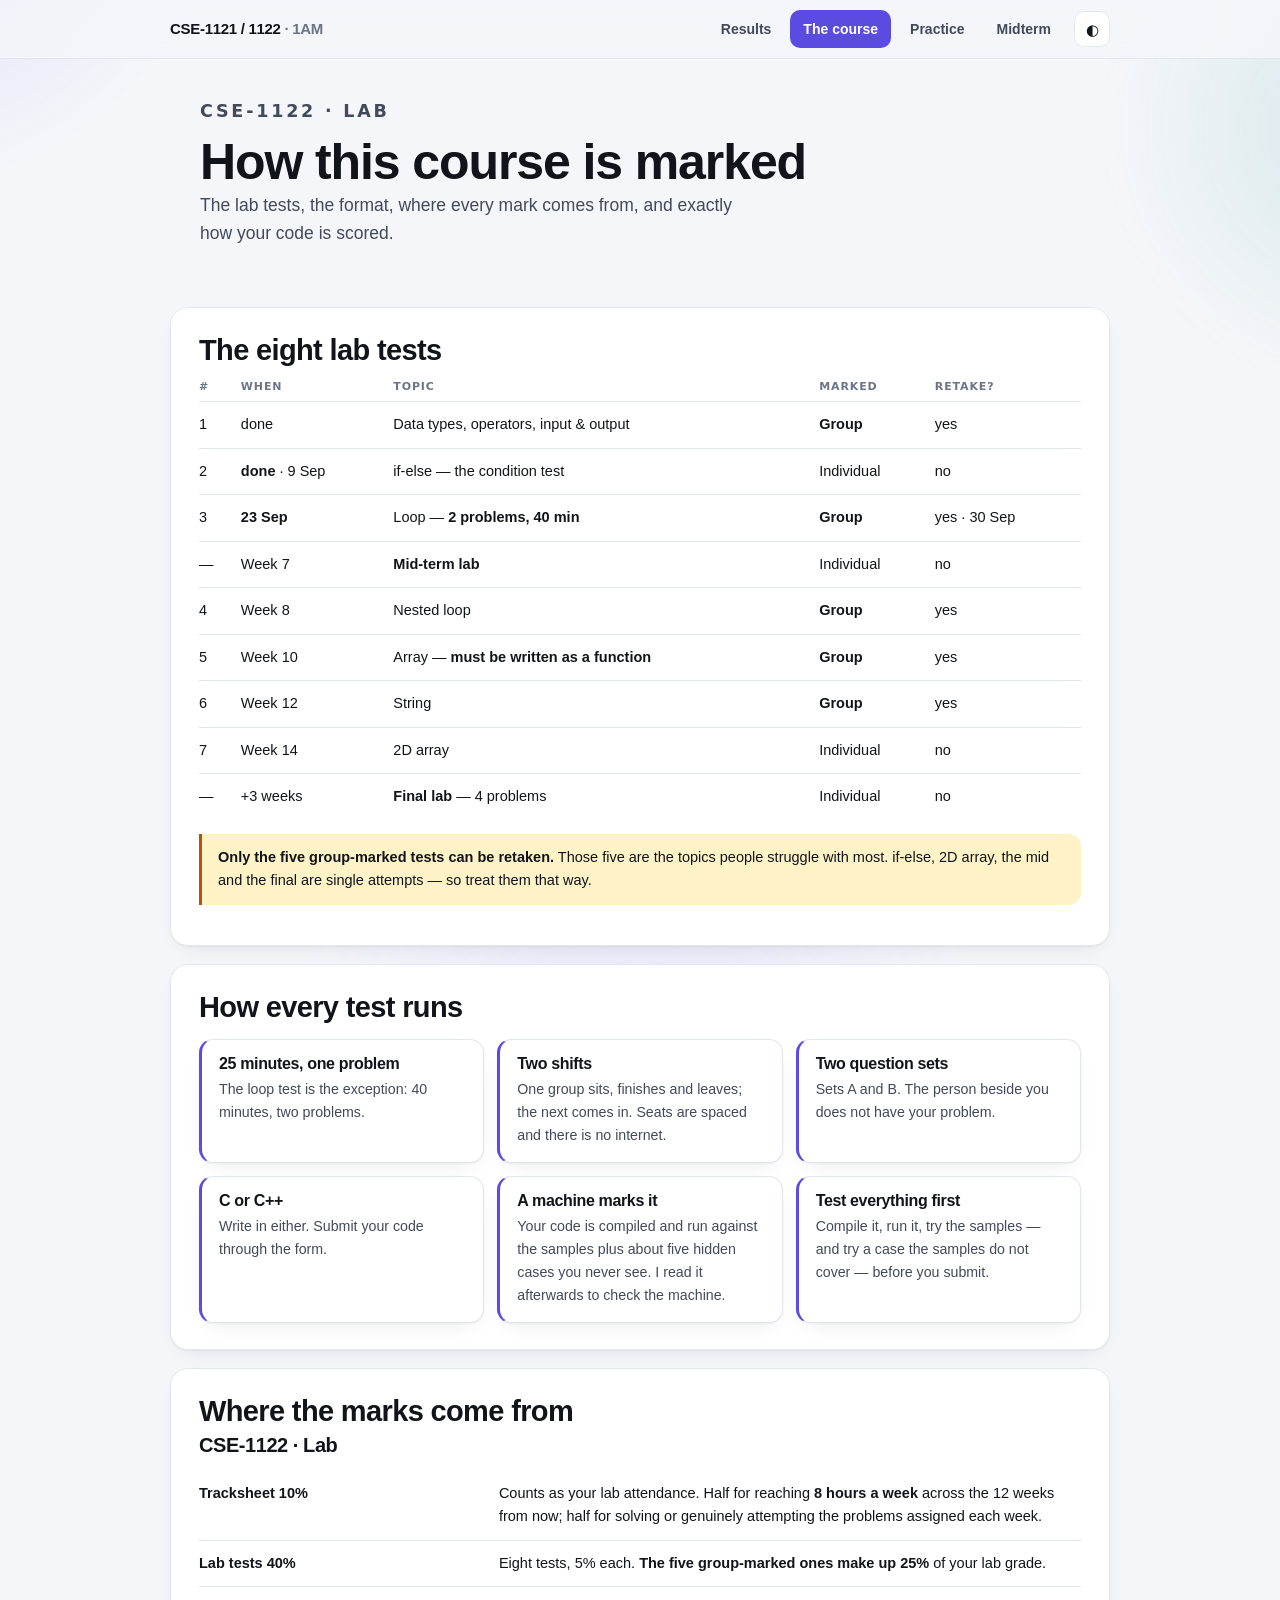
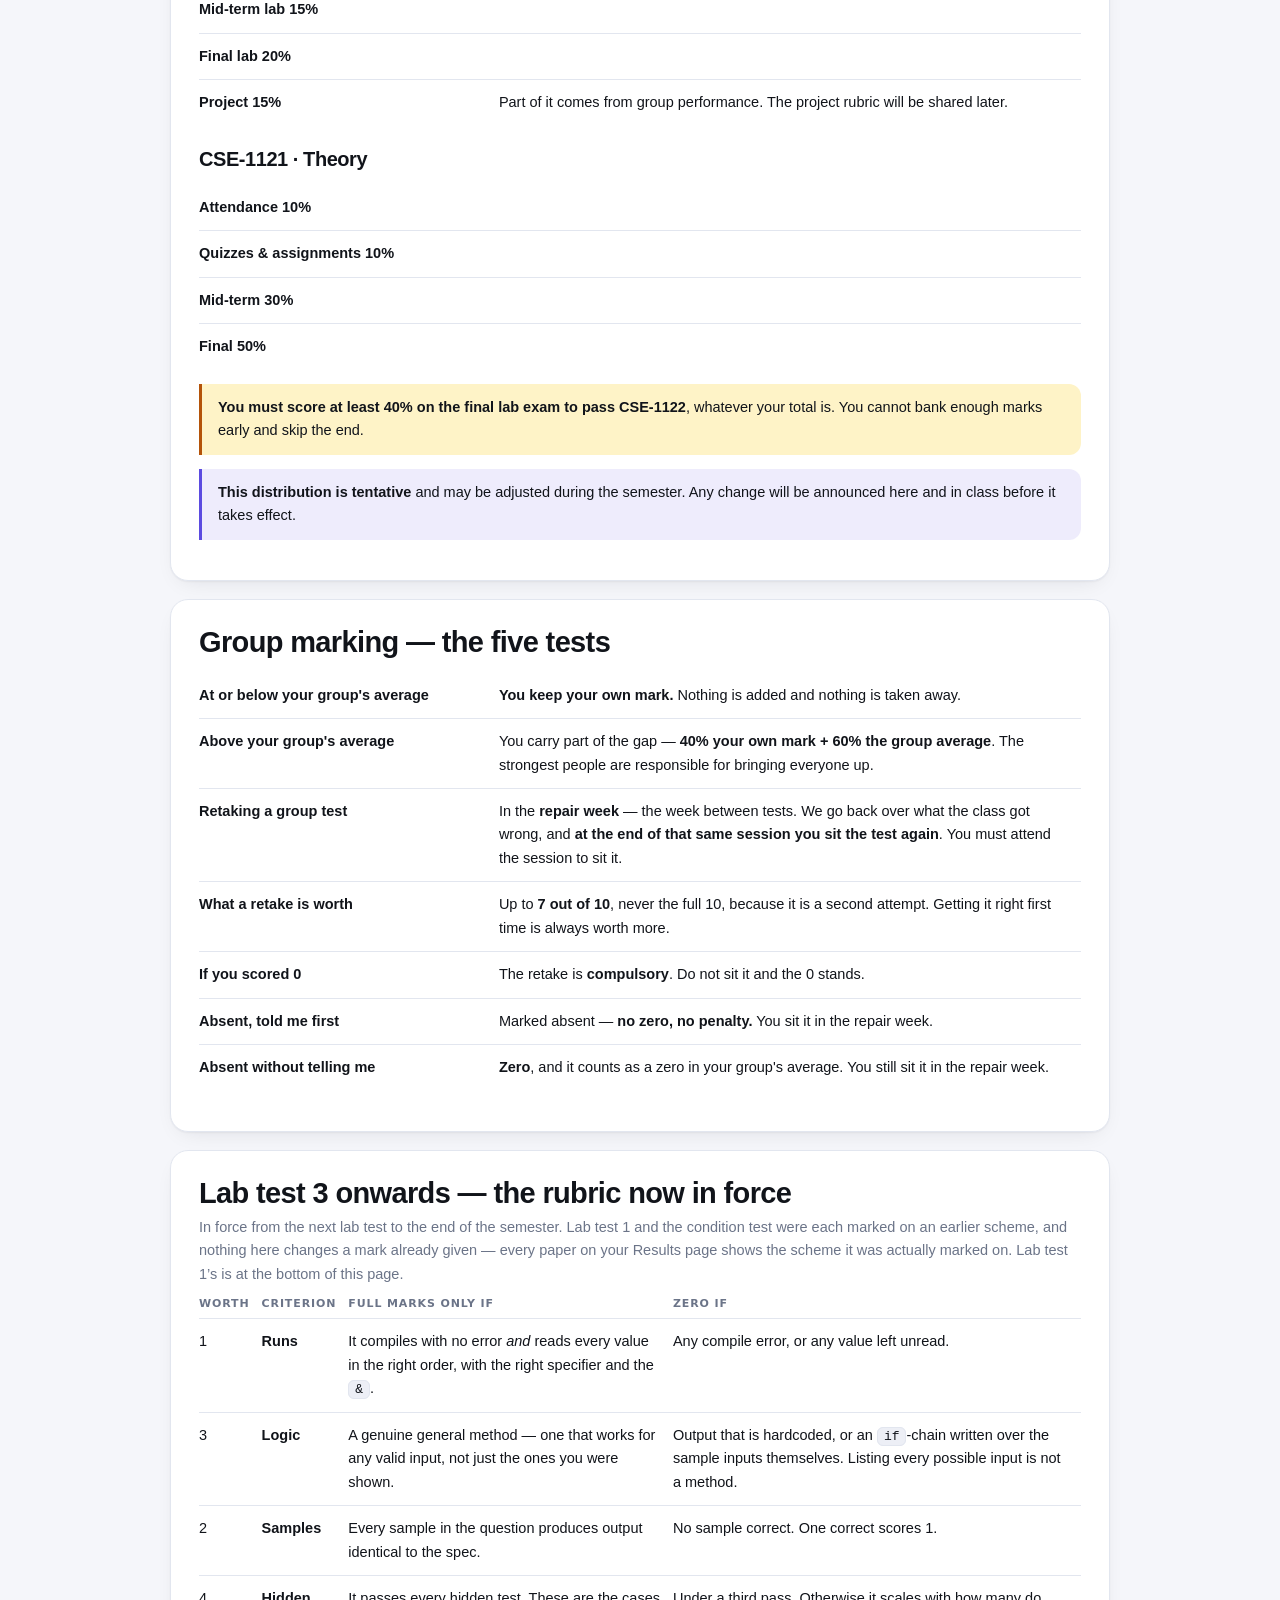
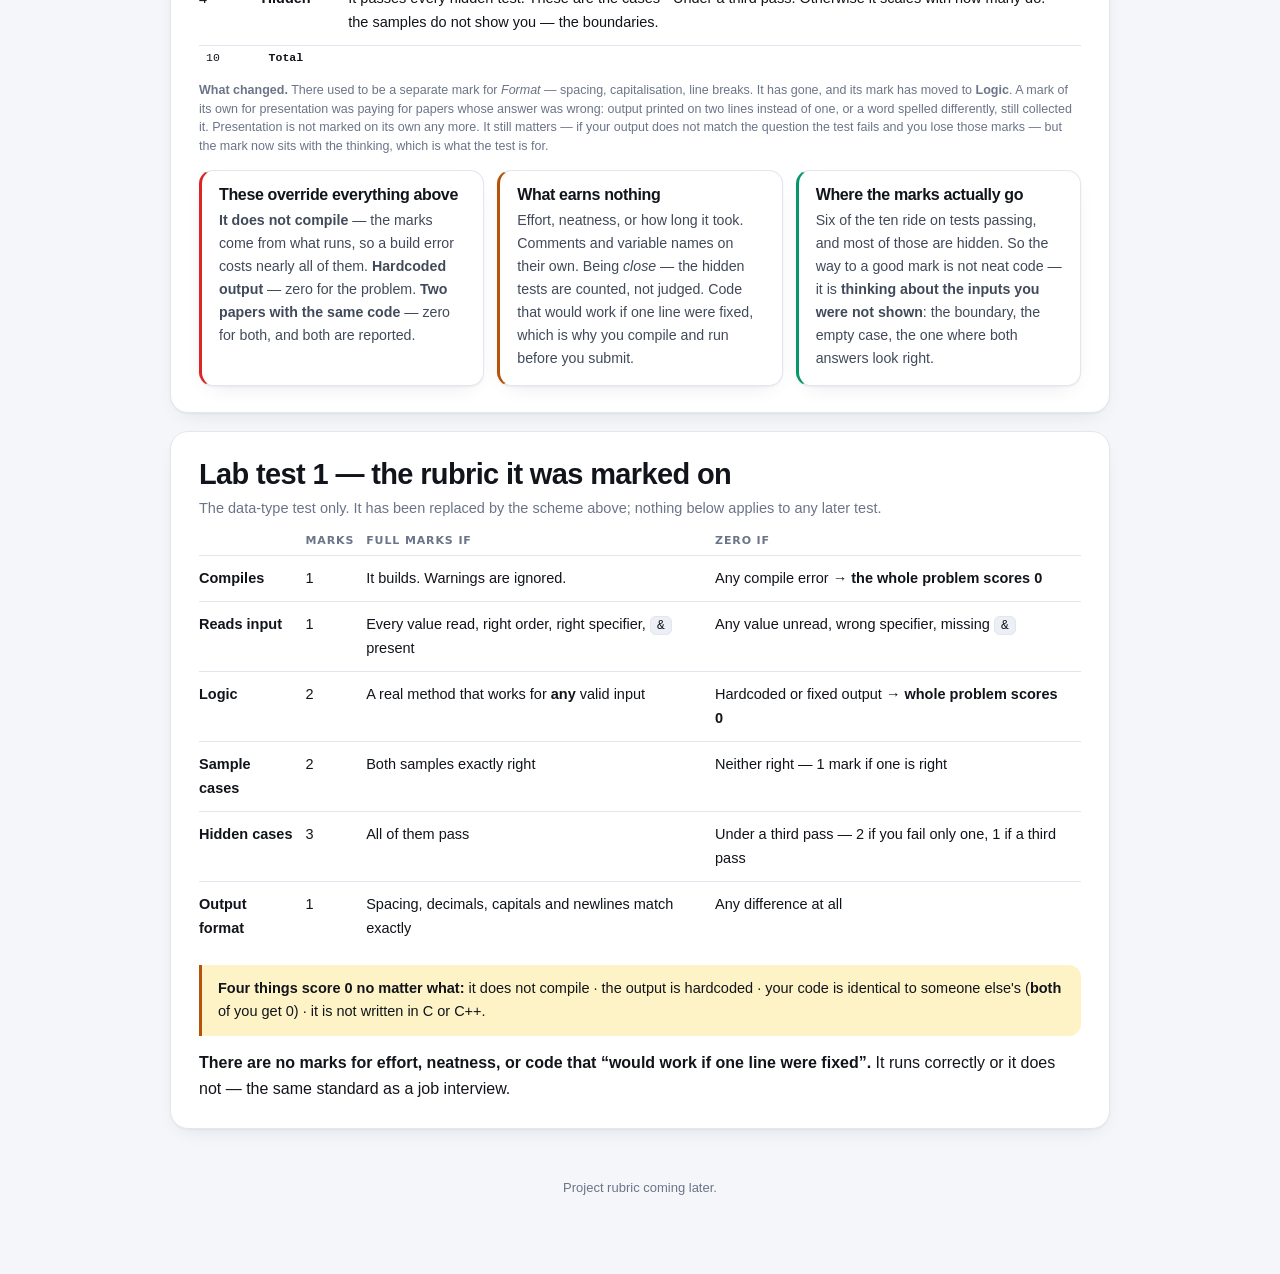
<file: course.html>
<!doctype html><html lang="en"><head><meta charset="utf-8"><meta name="viewport" content="width=device-width,initial-scale=1"><meta name="robots" content="noindex,nofollow"><meta name="color-scheme" content="light dark"><title>The course — CSE-1121/1122 1AM</title><link rel="stylesheet" href="assets/site.css?v=95848c4e"><script>(function(){var s=localStorage.getItem("thm");if(s)document.documentElement.setAttribute("data-theme",s)})();</script></head><body><nav><div class="w"><span class="brand">CSE-1121 / 1122 <span>· 1AM</span></span>
<a class="nl" href="index.html">Results</a>
<a class="nl on" href="course.html">The course</a>
<a class="nl" href="practice.html">Practice</a>
<a class="nl" href="midterm.html">Midterm</a>
<button id="tt" title="Light or dark" aria-label="Toggle theme">◐</button></div></nav><div class="w"><div class="hero rv">
<p class="eyebrow">CSE-1122 · Lab</p><h1>How this course is marked</h1>
<p>The lab tests, the format, where every mark comes from, and exactly how your code is scored.</p></div>

<section class="s rv"><h2>The eight lab tests</h2>
<div class="tw"><table>
<tr><th>#</th><th>When</th><th>Topic</th><th>Marked</th><th>Retake?</th></tr>
<tr><td>1</td><td>done</td><td>Data types, operators, input &amp; output</td><td><b>Group</b></td><td>yes</td></tr>
<tr><td>2</td><td><b>done</b> · 9 Sep</td><td>if-else &mdash; the condition test</td><td>Individual</td><td>no</td></tr>
<tr><td>3</td><td><b>23 Sep</b></td><td>Loop &mdash; <b>2 problems, 40 min</b></td><td><b>Group</b></td><td>yes &middot; 30 Sep</td></tr>
<tr><td>—</td><td>Week 7</td><td><b>Mid-term lab</b></td><td>Individual</td><td>no</td></tr>
<tr><td>4</td><td>Week 8</td><td>Nested loop</td><td><b>Group</b></td><td>yes</td></tr>
<tr><td>5</td><td>Week 10</td><td>Array — <b>must be written as a function</b></td><td><b>Group</b></td><td>yes</td></tr>
<tr><td>6</td><td>Week 12</td><td>String</td><td><b>Group</b></td><td>yes</td></tr>
<tr><td>7</td><td>Week 14</td><td>2D array</td><td>Individual</td><td>no</td></tr>
<tr><td>—</td><td>+3 weeks</td><td><b>Final lab</b> — 4 problems</td><td>Individual</td><td>no</td></tr>
</table></div>
<div class="note"><b>Only the five group-marked tests can be retaken.</b> Those five are the topics people
struggle with most. if-else, 2D array, the mid and the final are single attempts — so treat them that way.</div></section>

<section class="s rv"><h2>How every test runs</h2>
<div class="grid">
<div class="tile ac lift"><h4>25 minutes, one problem</h4><p>The loop test is the exception: 40 minutes, two problems.</p></div>
<div class="tile ac lift"><h4>Two shifts</h4><p>One group sits, finishes and leaves; the next comes in. Seats are spaced and there is no internet.</p></div>
<div class="tile ac lift"><h4>Two question sets</h4><p>Sets A and B. The person beside you does not have your problem.</p></div>
<div class="tile ac lift"><h4>C or C++</h4><p>Write in either. Submit your code through the form.</p></div>
<div class="tile ac lift"><h4>A machine marks it</h4><p>Your code is compiled and run against the samples plus about five hidden cases you never see. I read it afterwards to check the machine.</p></div>
<div class="tile ac lift"><h4>Test everything first</h4><p>Compile it, run it, try the samples — and try a case the samples do not cover — before you submit.</p></div>
</div></section>

<section class="s rv"><h2>Where the marks come from</h2>
<h3 style="margin-bottom:8px">CSE-1122 · Lab</h3>
<div class="tw"><table class="kv">
<tr><td>Tracksheet <b>10%</b></td><td>Counts as your lab attendance. Half for reaching <b>8 hours a week</b> across the 12 weeks from now; half for solving or genuinely attempting the problems assigned each week.</td></tr>
<tr><td>Lab tests <b>40%</b></td><td>Eight tests, 5% each. <b>The five group-marked ones make up 25%</b> of your lab grade.</td></tr>
<tr><td>Mid-term lab <b>15%</b></td><td></td></tr>
<tr><td>Final lab <b>20%</b></td><td></td></tr>
<tr><td>Project <b>15%</b></td><td>Part of it comes from group performance. The project rubric will be shared later.</td></tr>
</table></div>
<h3 style="margin:22px 0 8px">CSE-1121 · Theory</h3>
<div class="tw"><table class="kv">
<tr><td>Attendance <b>10%</b></td><td></td></tr>
<tr><td>Quizzes &amp; assignments <b>10%</b></td><td></td></tr>
<tr><td>Mid-term <b>30%</b></td><td></td></tr>
<tr><td>Final <b>50%</b></td><td></td></tr>
</table></div>
<div class="note"><b>You must score at least 40% on the final lab exam to pass CSE-1122</b>, whatever your
total is. You cannot bank enough marks early and skip the end.</div>
<div class="note ac"><b>This distribution is tentative</b> and may be adjusted during the semester. Any change
will be announced here and in class before it takes effect.</div></section>

<section class="s rv"><h2>Group marking — the five tests</h2>
<div class="tw"><table class="kv">
<tr><td>At or below your group's average</td><td><b>You keep your own mark.</b> Nothing is added and nothing is taken away.</td></tr>
<tr><td>Above your group's average</td><td>You carry part of the gap — <b>40% your own mark + 60% the group average</b>. The strongest people are responsible for bringing everyone up.</td></tr>
<tr><td>Retaking a group test</td><td>In the <b>repair week</b> — the week between tests. We go back over what the class got wrong, and <b>at the end of that same session you sit the test again</b>. You must attend the session to sit it.</td></tr>
<tr><td>What a retake is worth</td><td>Up to <b>7 out of 10</b>, never the full 10, because it is a second attempt. Getting it right first time is always worth more.</td></tr>
<tr><td>If you scored 0</td><td>The retake is <b>compulsory</b>. Do not sit it and the 0 stands.</td></tr>
<tr><td>Absent, told me first</td><td>Marked absent — <b>no zero, no penalty.</b> You sit it in the repair week.</td></tr>
<tr><td>Absent without telling me</td><td><b>Zero</b>, and it counts as a zero in your group's average. You still sit it in the repair week.</td></tr>
</table></div></section>

<section class="s"><h2>Lab test 3 onwards — the rubric now in force</h2>
<p style="color:var(--mut);font-size:14.5px">In force from the next lab test to the end of the semester. Lab test 1 and the condition test were each marked on an earlier scheme, and nothing here changes a mark already given — every paper on your Results page shows the scheme it was actually marked on. Lab test 1&rsquo;s is at the bottom of this page.</p>
<div class="rubw"><table class="rub">
<tr><th>Worth</th><th>Criterion</th><th>Full marks only if</th><th>Zero if</th></tr>
<tr><td class="rm">1</td><td><b>Runs</b></td>
 <td>It compiles with no error <i>and</i> reads every value in the right order, with the right
 specifier and the <code>&amp;</code>.</td>
 <td>Any compile error, or any value left unread.</td></tr>
<tr><td class="rm">3</td><td><b>Logic</b></td>
 <td>A genuine general method — one that works for any valid input, not just the ones you were shown.</td>
 <td>Output that is hardcoded, or an <code>if</code>-chain written over the sample inputs themselves.
 Listing every possible input is not a method.</td></tr>
<tr><td class="rm">2</td><td><b>Samples</b></td>
 <td>Every sample in the question produces output identical to the spec.</td>
 <td>No sample correct. One correct scores 1.</td></tr>
<tr><td class="rm">4</td><td><b>Hidden</b></td>
 <td>It passes every hidden test. These are the cases the samples do not show you — the boundaries.</td>
 <td>Under a third pass. Otherwise it scales with how many do.</td></tr>
<tr class="rt"><td class="rm">10</td><td colspan="3"><b>Total</b></td></tr>
</table></div>
<p class="hint" style="margin-top:10px"><b>What changed.</b> There used to be a separate mark for <i>Format</i> — spacing, capitalisation, line breaks. It has gone, and its mark has moved to <b>Logic</b>. A mark of its own for presentation was paying for papers whose answer was wrong: output printed on two lines instead of one, or a word spelled differently, still collected it. Presentation is not marked on its own any more. It still matters — if your output does not match the question the test fails and you lose those marks — but the mark now sits with the thinking, which is what the test is for.</p>
<div class="grid" style="margin-top:14px">
<div class="tile lo lift"><h4>These override everything above</h4>
<p><b>It does not compile</b> — the marks come from what runs, so a build error costs nearly all of
them. <b>Hardcoded output</b> — zero for the problem. <b>Two papers with the same code</b> — zero for
both, and both are reported.</p></div>
<div class="tile md lift"><h4>What earns nothing</h4>
<p>Effort, neatness, or how long it took. Comments and variable names on their own. Being
<i>close</i> — the hidden tests are counted, not judged. Code that would work if one line were
fixed, which is why you compile and run before you submit.</p></div>
<div class="tile ok lift"><h4>Where the marks actually go</h4>
<p>Six of the ten ride on tests passing, and most of those are hidden. So the way to a good mark is
not neat code — it is <b>thinking about the inputs you were not shown</b>: the boundary, the empty
case, the one where both answers look right.</p></div>
</div></section>

<section class="s rv"><h2>Lab test 1 — the rubric it was marked on</h2>
<p style="color:var(--mut);font-size:14.5px">The data-type test only. It has been replaced by the scheme above; nothing below applies to any later test.</p>
<div class="tw"><table>
<tr><th></th><th>Marks</th><th>Full marks if</th><th>Zero if</th></tr>
<tr><td><b>Compiles</b></td><td>1</td><td>It builds. Warnings are ignored.</td><td>Any compile error → <b>the whole problem scores 0</b></td></tr>
<tr><td><b>Reads input</b></td><td>1</td><td>Every value read, right order, right specifier, <code>&amp;</code> present</td><td>Any value unread, wrong specifier, missing <code>&amp;</code></td></tr>
<tr><td><b>Logic</b></td><td>2</td><td>A real method that works for <b>any</b> valid input</td><td>Hardcoded or fixed output → <b>whole problem scores 0</b></td></tr>
<tr><td><b>Sample cases</b></td><td>2</td><td>Both samples exactly right</td><td>Neither right — 1 mark if one is right</td></tr>
<tr><td><b>Hidden cases</b></td><td>3</td><td>All of them pass</td><td>Under a third pass — 2 if you fail only one, 1 if a third pass</td></tr>
<tr><td><b>Output format</b></td><td>1</td><td>Spacing, decimals, capitals and newlines match exactly</td><td>Any difference at all</td></tr>
</table></div>
<div class="note"><b>Four things score 0 no matter what:</b> it does not compile · the output is hardcoded ·
your code is identical to someone else's (<b>both</b> of you get 0) · it is not written in C or C++.</div>
<p style="margin-bottom:0"><b>There are no marks for effort, neatness, or code that “would work if one line
were fixed”.</b> It runs correctly or it does not — the same standard as a job interview.</p></section>

<p class="foot">Project rubric coming later.</p></div><script>
(function(){var r=document.documentElement,k='thm',s=localStorage.getItem(k);
 if(s)r.setAttribute('data-theme',s);
 var b=document.getElementById('tt');b&&b.addEventListener('click',function(){
  var d=r.getAttribute('data-theme')||(matchMedia('(prefers-color-scheme:dark)').matches?'dark':'light');
  var n=d==='dark'?'light':'dark';r.setAttribute('data-theme',n);localStorage.setItem(k,n);});
 if('IntersectionObserver' in window){
  var io=new IntersectionObserver(function(es){es.forEach(function(e){
   if(e.isIntersecting){e.target.classList.add('in');io.unobserve(e.target)}})},{rootMargin:'0px 0px -40px 0px'});
  document.querySelectorAll('.rv').forEach(function(e){io.observe(e)});
 } else document.querySelectorAll('.rv').forEach(function(e){e.classList.add('in')});
 var cs=document.querySelectorAll('[data-count]');
 if(cs.length&&'IntersectionObserver' in window&&!matchMedia('(prefers-reduced-motion:reduce)').matches){
  var io2=new IntersectionObserver(function(es){es.forEach(function(e){if(!e.isIntersecting)return;
   var el=e.target,to=parseFloat(el.dataset.count),d=el.dataset.dec==='1',t0=null;
   function step(t){t0=t0||t;var p=Math.min((t-t0)/700,1);
    el.firstChild.nodeValue=(to*(1-Math.pow(1-p,3))).toFixed(d?1:0);
    if(p<1)requestAnimationFrame(step)}
   requestAnimationFrame(step);io2.unobserve(el)})},{});
  cs.forEach(function(e){io2.observe(e)});}
})();</script></body></html>
</file>
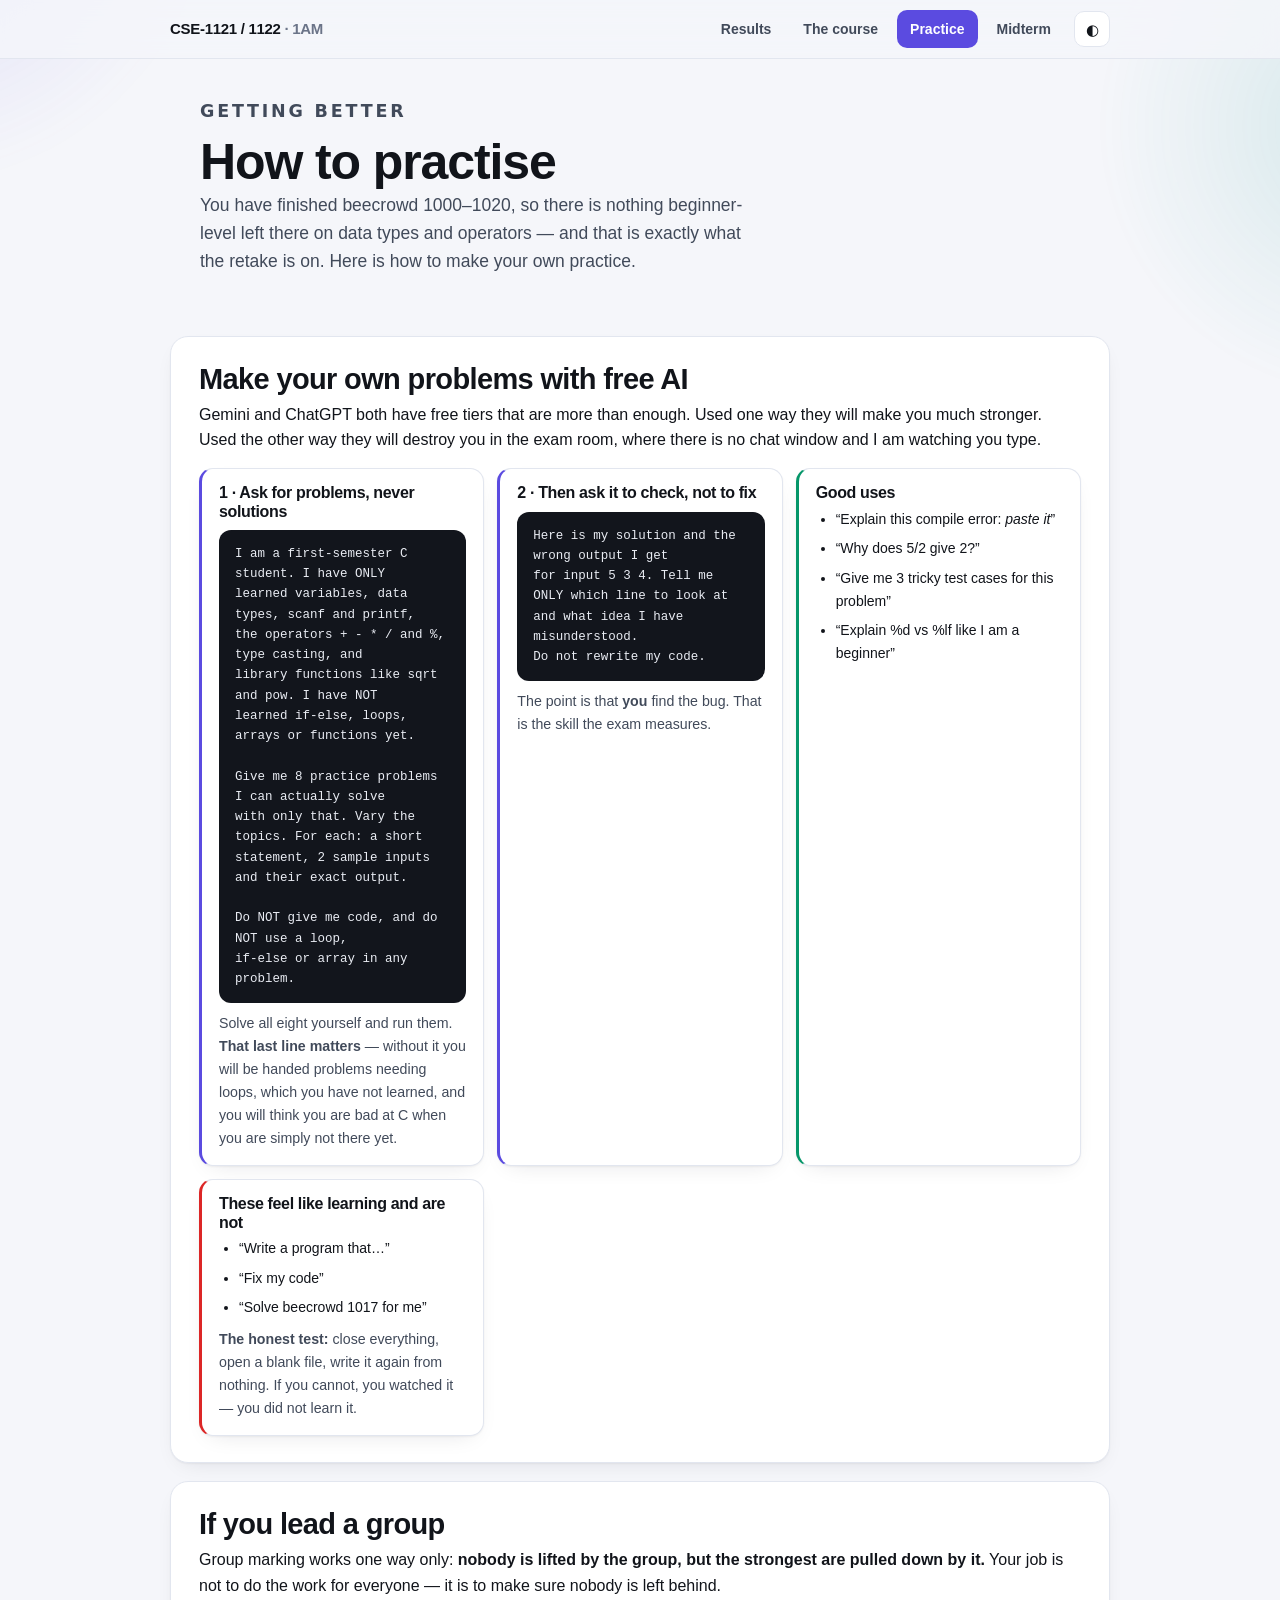
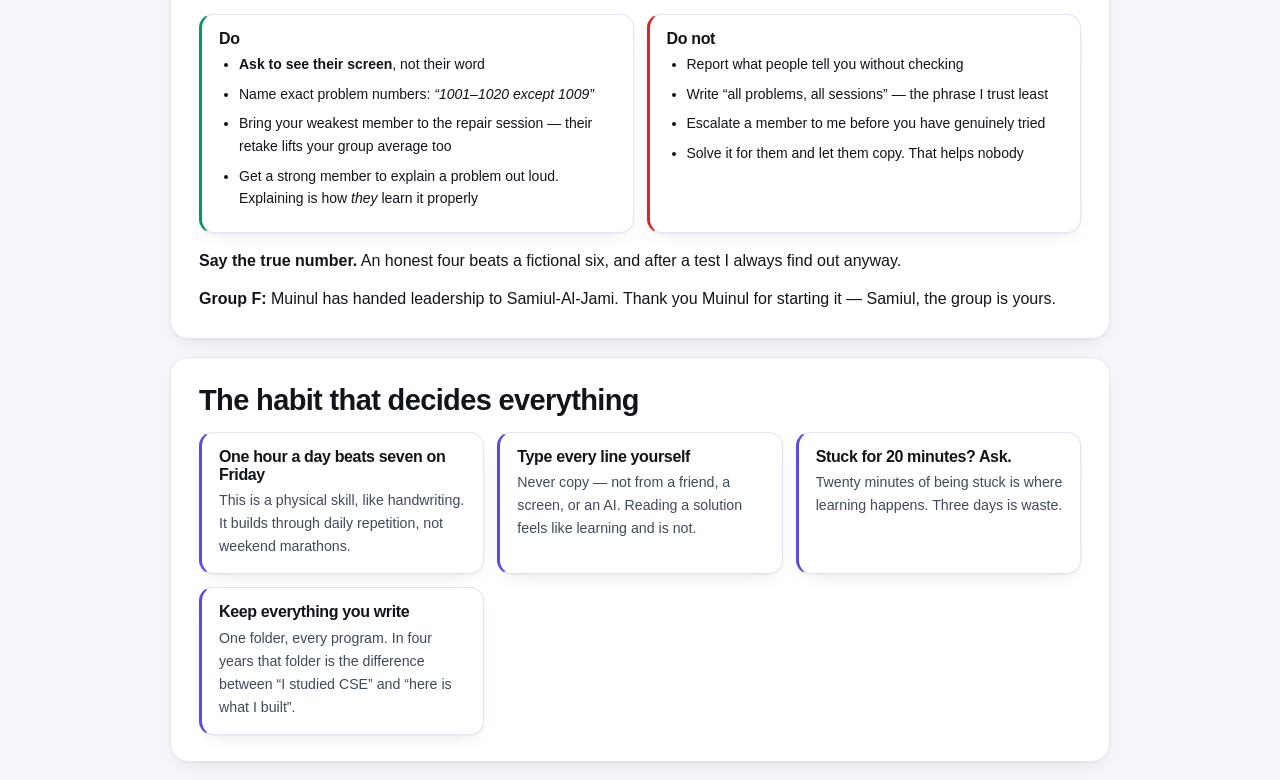
<file: practice.html>
<!doctype html><html lang="en"><head><meta charset="utf-8"><meta name="viewport" content="width=device-width,initial-scale=1"><meta name="robots" content="noindex,nofollow"><meta name="color-scheme" content="light dark"><title>Practice — CSE-1121/1122 1AM</title><link rel="stylesheet" href="assets/site.css?v=95848c4e"><script>(function(){var s=localStorage.getItem("thm");if(s)document.documentElement.setAttribute("data-theme",s)})();</script></head><body><nav><div class="w"><span class="brand">CSE-1121 / 1122 <span>· 1AM</span></span>
<a class="nl" href="index.html">Results</a>
<a class="nl" href="course.html">The course</a>
<a class="nl on" href="practice.html">Practice</a>
<a class="nl" href="midterm.html">Midterm</a>
<button id="tt" title="Light or dark" aria-label="Toggle theme">◐</button></div></nav><div class="w"><div class="hero rv">
<p class="eyebrow">Getting better</p><h1>How to practise</h1>
<p>You have finished beecrowd 1000–1020, so there is nothing beginner-level left there on data types and
operators — and that is exactly what the retake is on. Here is how to make your own practice.</p></div>

<section class="s rv"><h2>Make your own problems with free AI</h2>
<p>Gemini and ChatGPT both have free tiers that are more than enough. Used one way they will make you much
stronger. Used the other way they will destroy you in the exam room, where there is no chat window and
I am watching you type.</p>
<div class="grid">
<div class="tile ac lift"><h4>1 · Ask for problems, never solutions</h4>
<div class="pr">I am a first-semester C student. I have ONLY
learned variables, data types, scanf and printf,
the operators + - * / and %, type casting, and
library functions like sqrt and pow. I have NOT
learned if-else, loops, arrays or functions yet.

Give me 8 practice problems I can actually solve
with only that. Vary the topics. For each: a short
statement, 2 sample inputs and their exact output.

Do NOT give me code, and do NOT use a loop,
if-else or array in any problem.</div>
<p>Solve all eight yourself and run them. <b>That last line matters</b> — without it you will be handed problems needing loops, which you have not learned, and you will think you are bad at C when you are simply not there yet.</p></div>
<div class="tile ac lift"><h4>2 · Then ask it to check, not to fix</h4>
<div class="pr">Here is my solution and the wrong output I get
for input 5 3 4. Tell me ONLY which line to look at
and what idea I have misunderstood.
Do not rewrite my code.</div>
<p>The point is that <b>you</b> find the bug. That is the skill the exam measures.</p></div>
<div class="tile ok lift"><h4>Good uses</h4><ul style="font-size:14px;margin:0">
<li>“Explain this compile error: <i>paste it</i>”</li><li>“Why does 5/2 give 2?”</li>
<li>“Give me 3 tricky test cases for this problem”</li><li>“Explain %d vs %lf like I am a beginner”</li></ul></div>
<div class="tile lo lift"><h4>These feel like learning and are not</h4><ul style="font-size:14px;margin:0">
<li>“Write a program that…”</li><li>“Fix my code”</li><li>“Solve beecrowd 1017 for me”</li></ul>
<p style="margin-top:9px"><b>The honest test:</b> close everything, open a blank file, write it again from
nothing. If you cannot, you watched it — you did not learn it.</p></div>
</div></section>

<section class="s rv"><h2>If you lead a group</h2>
<p>Group marking works one way only: <b>nobody is lifted by the group, but the strongest are pulled down
by it.</b> Your job is not to do the work for everyone — it is to make sure nobody is left behind.</p>
<div class="grid">
<div class="tile ok lift"><h4>Do</h4><ul style="font-size:14px;margin:0">
<li><b>Ask to see their screen</b>, not their word</li>
<li>Name exact problem numbers: <i>“1001–1020 except 1009”</i></li>
<li>Bring your weakest member to the repair session — their retake lifts your group average too</li>
<li>Get a strong member to explain a problem out loud. Explaining is how <i>they</i> learn it properly</li></ul></div>
<div class="tile lo lift"><h4>Do not</h4><ul style="font-size:14px;margin:0">
<li>Report what people tell you without checking</li>
<li>Write “all problems, all sessions” — the phrase I trust least</li>
<li>Escalate a member to me before you have genuinely tried</li>
<li>Solve it for them and let them copy. That helps nobody</li></ul></div>
</div>
<p style="margin-top:15px"><b>Say the true number.</b> An honest four beats a fictional six, and after a test
I always find out anyway.</p>
<p style="margin-bottom:0"><b>Group F:</b> Muinul has handed leadership to Samiul-Al-Jami. Thank you Muinul
for starting it — Samiul, the group is yours.</p></section>

<section class="s rv"><h2>The habit that decides everything</h2>
<div class="grid">
<div class="tile ac lift"><h4>One hour a day beats seven on Friday</h4><p>This is a physical skill, like handwriting. It builds through daily repetition, not weekend marathons.</p></div>
<div class="tile ac lift"><h4>Type every line yourself</h4><p>Never copy — not from a friend, a screen, or an AI. Reading a solution feels like learning and is not.</p></div>
<div class="tile ac lift"><h4>Stuck for 20 minutes? Ask.</h4><p>Twenty minutes of being stuck is where learning happens. Three days is waste.</p></div>
<div class="tile ac lift"><h4>Keep everything you write</h4><p>One folder, every program. In four years that folder is the difference between “I studied CSE” and “here is what I built”.</p></div>
</div></section></div><script>
(function(){var r=document.documentElement,k='thm',s=localStorage.getItem(k);
 if(s)r.setAttribute('data-theme',s);
 var b=document.getElementById('tt');b&&b.addEventListener('click',function(){
  var d=r.getAttribute('data-theme')||(matchMedia('(prefers-color-scheme:dark)').matches?'dark':'light');
  var n=d==='dark'?'light':'dark';r.setAttribute('data-theme',n);localStorage.setItem(k,n);});
 if('IntersectionObserver' in window){
  var io=new IntersectionObserver(function(es){es.forEach(function(e){
   if(e.isIntersecting){e.target.classList.add('in');io.unobserve(e.target)}})},{rootMargin:'0px 0px -40px 0px'});
  document.querySelectorAll('.rv').forEach(function(e){io.observe(e)});
 } else document.querySelectorAll('.rv').forEach(function(e){e.classList.add('in')});
 var cs=document.querySelectorAll('[data-count]');
 if(cs.length&&'IntersectionObserver' in window&&!matchMedia('(prefers-reduced-motion:reduce)').matches){
  var io2=new IntersectionObserver(function(es){es.forEach(function(e){if(!e.isIntersecting)return;
   var el=e.target,to=parseFloat(el.dataset.count),d=el.dataset.dec==='1',t0=null;
   function step(t){t0=t0||t;var p=Math.min((t-t0)/700,1);
    el.firstChild.nodeValue=(to*(1-Math.pow(1-p,3))).toFixed(d?1:0);
    if(p<1)requestAnimationFrame(step)}
   requestAnimationFrame(step);io2.unobserve(el)})},{});
  cs.forEach(function(e){io2.observe(e)});}
})();</script></body></html>
</file>
<file: assets/site.css>
/* ── student card, 2026 layout ─────────────────────────────────── */
.shero{margin:.6rem 0 .2rem;padding:.8rem .95rem;border-radius:12px;background:var(--card2);
  border:1px solid var(--line)}
.shero .hn b{font-size:2.1rem;line-height:1;font-variant-numeric:tabular-nums}
.shero .hn span{font-size:.78rem;color:var(--mut);margin-left:.45rem}
.shero .hb{height:9px;border-radius:5px;background:var(--bg2);overflow:hidden;margin:.55rem 0 .4rem}
.shero .hb i{display:block;height:100%;background:var(--acc);border-radius:5px}
.cws{display:flex;gap:.45rem;margin:.55rem 0 .45rem;flex-wrap:wrap}
.cw{flex:1 1 0;min-width:118px;background:var(--card);border:1px solid var(--line);
 border-radius:9px;padding:.4rem .55rem}
.cw .cc{display:block;font-size:.63rem;letter-spacing:.06em;text-transform:uppercase;color:var(--mut)}
.cw b{font-size:1.15rem;font-variant-numeric:tabular-nums}
.cw .cm{font-size:.72rem;color:var(--mut)}
/* the raw paper mark under a carried mark */
.gt i.raw{display:block;font-style:normal;font-size:10px;color:var(--mut);font-weight:400;
 letter-spacing:0;margin-top:1px}
/* course band across the top: it must stay a table cell — a stray .ch/.cbn rule that
   makes it display:flex drops it out of the grid and the header stacks vertically */
.gt th.cbn{display:table-cell;background:var(--bg2);color:var(--ink);font-size:11px;
 letter-spacing:.07em;border-bottom:2px solid var(--acc);text-align:center;
 padding:9px 12px;margin:0}
.gt2 thead tr:first-child th{padding-top:9px;padding-bottom:7px}
/* the name column absorbs all slack so the numbers stay a tight, scannable block */
.gt th.mh,.gt th[scope=row]{width:100%}
.gt2 thead th:not(.mh),.gt2 tbody td,.gt2 tfoot td{width:1%;white-space:nowrap}
.gt .bs{border-left:1px solid var(--line)}
.gt thead th.bs{border-left-color:var(--line)}
.gt td.tot,.gt th.tot{background:color-mix(in srgb,var(--acc) 6%,transparent);font-weight:700}
.shero .hm{display:flex;justify-content:space-between;align-items:center;font-size:.78rem}
.shero .hm .pc{color:var(--mut);font-variant-numeric:tabular-nums}
.tr{font-weight:600}.tr.up{color:#1e7e34}.tr.dn{color:#b45309}.tr.fl{color:var(--mut)}
.spw{margin:.7rem 0 .2rem}
svg.spk{width:100%;height:auto;max-width:320px;display:block;margin:.15rem 0 .1rem}
svg.spk .sl{font:9px system-ui,sans-serif;fill:var(--mut)}
.asl{display:flex;flex-direction:column;gap:.4rem;margin:.3rem 0 .2rem}
details.as{border:1px solid var(--line);border-radius:10px;background:var(--card);overflow:hidden}
details.as>summary{display:flex;align-items:center;gap:.6rem;padding:.55rem .75rem;cursor:pointer;
  list-style:none;font-size:.9rem}
details.as>summary::-webkit-details-marker{display:none}
details.as>summary::after{content:"\203A";margin-left:auto;color:var(--mut);font-size:1.1rem;
  transition:transform .15s}
details.as[open]>summary::after{transform:rotate(90deg)}
details.as .an{font-weight:600}
details.as .av{font-variant-numeric:tabular-nums;color:var(--mut)}
details.as .av b{color:var(--ink);font-size:1.02rem}
details.as .ab{width:54px;height:6px;border-radius:4px;background:var(--bg2);overflow:hidden}
details.as .ab i{display:block;height:100%;border-radius:4px}
details.as.ok .ab i{background:#2e9e5b}details.as.md .ab i{background:#c98a1a}
details.as.lo .ab i{background:#c9483f}
details.as.none{opacity:.72}
.asb{padding:.1rem .75rem .75rem}
.asb>*:first-child{margin-top:.35rem}
.asb>p.lb:first-of-type{margin-top:.5rem}
.asb pre.src{padding:.6rem .2rem .6rem 0}
.asb .nx,.asb .rbw{margin:.35rem 0 0}
.crits{display:flex;flex-wrap:wrap;gap:.3rem;margin:.5rem 0}
.cx{display:inline-flex;align-items:baseline;gap:.2rem;font-size:.72rem;padding:.2rem .45rem;
  border-radius:6px;background:var(--bg2);font-variant-numeric:tabular-nums}
.cx i{font-style:normal;color:var(--mut);margin-left:.15rem}
.cx.full{background:color-mix(in srgb,#2e9e5b 16%,transparent)}
.cx.part{background:color-mix(in srgb,#c98a1a 18%,transparent)}
.cx.none{background:color-mix(in srgb,#c9483f 14%,transparent)}
.tw{overflow-x:auto;-webkit-overflow-scrolling:touch}
table.tt{border-collapse:collapse;font-size:.75rem;width:100%;min-width:330px;
  font-variant-numeric:tabular-nums;margin:.15rem 0 .5rem}
table.tt th{text-align:left;font-size:.66rem;letter-spacing:.04em;text-transform:uppercase;
  color:var(--mut);padding:.25rem .4rem;border-bottom:1px solid var(--line)}
table.tt td{padding:.25rem .4rem;border-bottom:1px solid var(--line);font-family:Menlo,monospace}
table.tt tr.p td:last-child{color:#1e7e34}
table.tt tr.f td:last-child{color:#b3261e}
.sub{border-left:3px solid var(--acc);padding-left:.6rem;margin:.6rem 0 .2rem}
.tr2{display:inline-block}
@media (prefers-color-scheme:dark){
  :root:not([data-theme=light]) .tr.up{color:#5ec27a}
  :root:not([data-theme=light]) .tr.dn{color:#e0a45e}
  :root:not([data-theme=light]) table.tt tr.p td:last-child{color:#5ec27a}
  :root:not([data-theme=light]) table.tt tr.f td:last-child{color:#ef7d72}
}
:root[data-theme=dark] .tr.up{color:#5ec27a}
:root[data-theme=dark] .tr.dn{color:#e0a45e}
:root[data-theme=dark] table.tt tr.p td:last-child{color:#5ec27a}
:root[data-theme=dark] table.tt tr.f td:last-child{color:#ef7d72}

/* ── group summary table ─────────────────────────────────────────── */
.gtw{margin:0 0 18px}
.gtw table.gt{width:100%;border-collapse:collapse;font-size:13.5px;
  font-variant-numeric:tabular-nums;background:var(--card);
  border:1px solid var(--line);border-radius:10px;overflow:hidden}
.gt caption{caption-side:top;text-align:left;font-size:12px;letter-spacing:.06em;
  text-transform:uppercase;color:var(--mut);padding:0 0 7px}
.gt th,.gt td{padding:9px 12px;border-bottom:1px solid var(--line);text-align:center}
.gt thead th{font-size:11px;letter-spacing:.05em;text-transform:uppercase;color:var(--mut);
  font-weight:600;white-space:nowrap;background:var(--bg2)}
.gt thead th i{display:block;font-style:normal;font-weight:400;opacity:.65;letter-spacing:0}
/* a global th{} rule uppercases every table header; row headers are names, not labels */
.gt th[scope=row]{text-align:left;font-weight:600;color:var(--ink);white-space:nowrap;
 text-transform:none;letter-spacing:0;font:600 13.5px/1.35 inherit;font-family:inherit}
.gt thead th:first-child{text-align:left}
.gt tfoot th{text-align:left}
.gt td.tot,.gt tfoot td{font-variant-numeric:tabular-nums}
.gt .rid{display:block;font-weight:400;font-size:11px;color:var(--mut);text-transform:none;
  letter-spacing:0;font-family:inherit;font-variant-numeric:tabular-nums}
.gt tbody tr:hover{background:var(--bg2)}
.gt td.tot{font-weight:700}
.gt td.gain{color:#1e7e34;font-weight:600}
.gt td.cut{color:#b45309}
.gt .nil{color:var(--mut)}
.pend{display:inline-block;font:500 10.5px/1.6 inherit;text-transform:none;letter-spacing:.01em;
 padding:0 8px;border-radius:20px;background:color-mix(in srgb,#c98a1a 16%,transparent);
 color:var(--ink2);margin-left:8px;vertical-align:1px;white-space:nowrap}
tr.pending th[scope=row],tr.pending td{opacity:.78}
.gt tfoot tr.avg th,.gt tfoot tr.avg td{border-bottom:0;background:var(--bg2);
  font-weight:600;color:var(--mut)}
.gtn{margin:8px 2px 0;font-size:12.5px;line-height:1.6;color:var(--mut)}
.all .cut b{color:#b45309}
@media (max-width:640px){
  .gtw{overflow-x:auto;-webkit-overflow-scrolling:touch}
  .gtw table.gt{min-width:520px}
}
@media (prefers-color-scheme:dark){
  :root:not([data-theme=light]) .gt td.gain{color:#5ec27a}
  :root:not([data-theme=light]) .gt td.cut,
  :root:not([data-theme=light]) .all .cut b{color:#e0a45e}
}
:root[data-theme=dark] .gt td.gain{color:#5ec27a}
:root[data-theme=dark] .gt td.cut,
:root[data-theme=dark] .all .cut b{color:#e0a45e}


.all{display:grid;grid-template-columns:repeat(5,1fr);gap:.4rem;margin:.5rem 0 .2rem}
@media (max-width:420px){.all{grid-template-columns:repeat(3,1fr)}}
.all div{background:var(--card2);border-radius:8px;padding:.45rem .3rem;text-align:center}
.all b{display:block;color:var(--ink);font-size:1.15rem;line-height:1.15}
.all span{font-size:.66rem;color:var(--mut);letter-spacing:.02em}
.all .t{background:var(--acc-bg);outline:1px solid var(--acc)}
pre.src{line-height:1.5;overflow-x:auto;padding:.6rem .2rem .6rem 0}
pre.src span{display:block;padding:.05rem 0}
pre.src i{display:inline-block;width:2.2em;text-align:right;margin-right:.8em;
          color:var(--mut);font-style:normal;opacity:.55;user-select:none}

/* The guilty line. rgba composites over whatever the <pre> background is, so it
   cannot blend into either theme the way a flat tint did. */
pre.src span.bad{
  background:rgba(217,83,79,.22);
  box-shadow:inset 4px 0 0 #d9534f;
  font-weight:600;
}
pre.src span.bad i{opacity:1;color:#d9534f;font-weight:700}
:root:not([data-theme="light"]) pre.src span.bad{background:rgba(255,138,128,.20)}
:root:not([data-theme="light"]) pre.src span.bad i{color:#ff8a80}
@media(prefers-color-scheme:dark){
  :root:not([data-theme="light"]) pre.src span.bad{background:rgba(255,138,128,.20)}
  :root:not([data-theme="light"]) pre.src span.bad i{color:#ff8a80}
}
:root[data-theme="light"] pre.src span.bad{background:rgba(217,83,79,.22)}
:root[data-theme="light"] pre.src span.bad i{color:#d9534f}

pre.cerr{background:rgba(217,83,79,.14);color:#b3261e;font-size:.8rem;padding:.55rem .75rem;
         border-radius:6px;white-space:pre-wrap;margin:.45rem 0;
         box-shadow:inset 3px 0 0 #d9534f}
:root:not([data-theme="light"]) pre.cerr{background:rgba(255,138,128,.14);color:#ffb4ab}
.why{font-size:.86rem;color:#b3261e;margin:.4rem 0 .1rem;font-weight:600;
     background:rgba(217,83,79,.10);border-radius:6px;padding:.4rem .6rem}
:root:not([data-theme="light"]) .why{color:#ffb4ab;background:rgba(255,138,128,.12)}

.up{background:var(--ok-bg);border-left:3px solid #2e7d32;border-radius:0 8px 8px 0;padding:.7rem .9rem;margin:.6rem 0;font-size:.93rem;line-height:1.5}
.grp{font-size:.86rem;color:var(--mut);margin:.35rem 0 .1rem;line-height:1.5}

/* ---- tokens ------------------------------------------------------------- */
:root{
  --bg:#F5F6FA; --bg2:#EDEFF6; --surf:#FFFFFF; --card:#FFFFFF; --line:#E2E6EF;
  --ink:#11141A; --ink2:#414A5A; --mut:#6B7488;
  --acc:#5B4BE0; --acc-s:#7C6BFF; --acc2:#0D9488;
  --acc-bg:#E6E2FD;
  --ok-bg:#E3F3E8;
  --card2:#F0F2F8;
  --ok:#059669; --md:#B45309; --lo:#DC2626;
  --okb:#DCFCE7; --mdb:#FEF3C7; --lob:#FEE2E2;
  --code:#12151C; --codei:#E9ECF3;
  --sh:0 1px 2px rgba(16,20,32,.05),0 8px 24px -12px rgba(16,20,32,.14);
  --sh-lift:0 2px 6px rgba(16,20,32,.07),0 22px 48px -18px rgba(16,20,32,.26);
  --mo:ui-monospace,SFMono-Regular,Menlo,Consolas,monospace;
}
@media(prefers-color-scheme:dark){:root:not([data-theme="light"]){
  --bg:#0A0C11; --bg2:#0E1118; --surf:#141922; --card:#161C26; --line:#242B39;
  --ink:#EDF1F8; --ink2:#AFB9CA; --mut:#79839A;
  --acc:#9B8CFF; --acc-s:#B3A6FF; --acc2:#2DD4BF;
  --acc-bg:#2A2350;
  --ok-bg:#16301F;
  --card2:#1E2532;
  --ok:#34D399; --md:#FBBF24; --lo:#FB7185;
  --okb:#0B2B21; --mdb:#2E2510; --lob:#301419;
  --code:#05070B; --codei:#DDE3EE;
  --sh:0 1px 2px rgba(0,0,0,.4),0 10px 30px -14px rgba(0,0,0,.7);
  --sh-lift:0 2px 8px rgba(0,0,0,.5),0 26px 60px -20px rgba(0,0,0,.85);
}}
:root[data-theme="dark"]{
  --bg:#0A0C11; --bg2:#0E1118; --surf:#141922; --card:#161C26; --line:#242B39;
  --ink:#EDF1F8; --ink2:#AFB9CA; --mut:#79839A;
  --acc:#9B8CFF; --acc-s:#B3A6FF; --acc2:#2DD4BF;
  --acc-bg:#2A2350;
  --ok-bg:#16301F;
  --card2:#1E2532;
  --ok:#34D399; --md:#FBBF24; --lo:#FB7185;
  --okb:#0B2B21; --mdb:#2E2510; --lob:#301419;
  --code:#05070B; --codei:#DDE3EE;
  --sh:0 1px 2px rgba(0,0,0,.4),0 10px 30px -14px rgba(0,0,0,.7);
  --sh-lift:0 2px 8px rgba(0,0,0,.5),0 26px 60px -20px rgba(0,0,0,.85);
}
*{box-sizing:border-box}
html{-webkit-text-size-adjust:100%}
body{margin:0;background:var(--bg);color:var(--ink);
 font:16px/1.62 ui-sans-serif,-apple-system,BlinkMacSystemFont,"Segoe UI",Roboto,"Helvetica Neue",sans-serif;
 -webkit-font-smoothing:antialiased;overflow-x:hidden}
/* subtle depth: drifting mesh behind everything */
body::before{content:"";position:fixed;inset:-25%;z-index:-1;pointer-events:none;
 background:
  radial-gradient(38vw 38vw at 12% 8%, color-mix(in srgb,var(--acc) 15%,transparent), transparent 62%),
  radial-gradient(34vw 34vw at 88% 26%, color-mix(in srgb,var(--acc2) 13%,transparent), transparent 62%),
  radial-gradient(42vw 42vw at 50% 96%, color-mix(in srgb,var(--acc-s) 10%,transparent), transparent 66%);
 filter:blur(10px);animation:drift 34s ease-in-out infinite alternate}
@keyframes drift{to{transform:translate3d(2.5%,-2%,0) scale(1.06)}}
.w{max-width:980px;margin:0 auto;padding:0 20px}
h1,h2,h3,h4{line-height:1.14;margin:0;letter-spacing:-.022em}
h1{font-size:clamp(30px,7vw,50px);font-weight:800}
h2{font-size:clamp(21px,4vw,29px);font-weight:750;margin:0 0 6px}
h3{font-size:20px;font-weight:700} h4{font-size:16px;font-weight:650}
p{margin:0 0 12px} a{color:var(--acc)}
/* ---- nav ---------------------------------------------------------------- */
nav{position:sticky;top:0;z-index:40;backdrop-filter:blur(14px);
 background:color-mix(in srgb,var(--bg) 82%,transparent);border-bottom:1px solid var(--line)}
nav .w{display:flex;align-items:center;gap:6px;height:58px}
.brand{font-weight:800;letter-spacing:-.02em;margin-right:auto;font-size:15px;white-space:nowrap}
.brand span{color:var(--mut);font-weight:600}
nav a.nl{padding:8px 13px;border-radius:10px;text-decoration:none;color:var(--ink2);
 font-size:14px;font-weight:600;white-space:nowrap}
nav a.nl:hover{background:var(--surf);color:var(--ink)}
nav a.nl.on{background:var(--acc);color:#fff}
#tt{margin-left:4px;width:36px;height:36px;border:1px solid var(--line);border-radius:10px;
 background:var(--surf);color:var(--ink);cursor:pointer;font-size:15px;line-height:1;flex:none}
@media(max-width:600px){nav .w{height:auto;padding-top:9px;padding-bottom:9px;flex-wrap:wrap}
 .brand{width:100%;margin-bottom:5px} nav a.nl{padding:7px 11px;font-size:13.5px}}
/* ---- layout ------------------------------------------------------------- */
.hero{padding:44px 30px 30px}
@media(max-width:640px){.hero{padding:32px 18px 22px}}
.eyebrow{font:700 11.5px/1 ui-sans-serif,system-ui,sans-serif;letter-spacing:.16em;text-transform:uppercase;color:var(--acc);margin:0 0 13px}
.hero>p{color:var(--ink2);max-width:58ch;font-size:17.5px}
section.s{background:var(--surf);border:1px solid var(--line);border-radius:18px;
 padding:26px 28px;margin:18px 0;box-shadow:var(--sh)}
@media(max-width:560px){section.s{padding:20px 18px;border-radius:15px}}
.stats{display:grid;grid-template-columns:repeat(auto-fit,minmax(140px,1fr));gap:12px;margin-top:24px}
.stat{background:var(--surf);border:1px solid var(--line);border-radius:15px;padding:17px 19px;box-shadow:var(--sh)}
.stat b{display:block;font-size:32px;font-weight:820;letter-spacing:-.035em;line-height:1}
.stat b small{font-size:15px;color:var(--mut);font-weight:600}
.stat span{display:block;font-size:12.5px;color:var(--mut);margin-top:6px;line-height:1.4}
.grid{display:grid;gap:13px;grid-template-columns:repeat(auto-fit,minmax(240px,1fr));margin-top:15px}
.tile{border:1px solid var(--line);border-radius:14px;padding:15px 17px;background:var(--card);box-shadow:var(--sh)}
.tile h4{margin-bottom:5px} .tile p{font-size:14.2px;color:var(--ink2);margin:0}
.tile.ok{border-left:3px solid var(--ok)} .tile.md{border-left:3px solid var(--md)}
.tile.lo{border-left:3px solid var(--lo)} .tile.ac{border-left:3px solid var(--acc)}
.pill{display:inline-block;font:700 11px/1 ui-sans-serif,system-ui,sans-serif;letter-spacing:.04em;padding:5px 9px;border-radius:20px;margin-right:7px}
.p-ok{background:var(--okb);color:var(--ok)} .p-md{background:var(--mdb);color:var(--md)} .p-lo{background:var(--lob);color:var(--lo)}
.note{border-left:3px solid var(--md);background:var(--mdb);color:var(--ink);
 padding:12px 16px;border-radius:0 12px 12px 0;margin:14px 0;font-size:14.5px}
.note.ac{border-color:var(--acc);background:color-mix(in srgb,var(--acc) 10%,transparent)}
/* tables scroll on mobile */
.tw{overflow-x:auto;-webkit-overflow-scrolling:touch;margin:14px 0}
table{width:100%;border-collapse:collapse;font-size:14.5px;min-width:440px}
th{text-align:left;font:700 11px/1 ui-sans-serif,system-ui,sans-serif;letter-spacing:.08em;text-transform:uppercase;
 color:var(--mut);padding:0 12px 9px 0;border-bottom:1px solid var(--line)}
td{padding:11px 12px 11px 0;border-bottom:1px solid var(--line);vertical-align:top}
tr:last-child td{border-bottom:0}
table.kv{min-width:0} table.kv td:first-child{width:34%;font-weight:650;padding-right:18px}
code{background:var(--bg2);border:1px solid var(--line);padding:1px 6px;border-radius:6px;font:13px var(--mo)}
.pr{background:var(--code);color:var(--codei);padding:14px 16px;border-radius:12px;
 font:12.5px/1.62 var(--mo);white-space:pre-wrap;margin:9px 0;overflow-x:auto}
ul,ol{padding-left:20px;margin:8px 0} li{margin-bottom:7px}
.foot{color:var(--mut);font-size:13px;padding:30px 0 64px;text-align:center}
.hide{display:none!important}
/* ---- depth on interaction ---------------------------------------------- */
.lift{transition:transform .22s cubic-bezier(.2,.7,.3,1),box-shadow .22s}
@media(hover:hover){.lift:hover{transform:translateY(-3px);box-shadow:var(--sh-lift)}}
.rv{opacity:0;transform:translateY(14px)}
.rv.in{opacity:1;transform:none;transition:opacity .5s ease,transform .5s cubic-bezier(.2,.7,.3,1)}
@media(prefers-reduced-motion:reduce){
 body::before{animation:none}.rv,.rv.in{opacity:1;transform:none;transition:none}
 .lift{transition:none}.lift:hover{transform:none}}

.gs{margin:20px 0}
.gh{background:var(--ink);color:var(--bg);border-radius:16px 16px 0 0;padding:17px 24px}
.gh h3{color:var(--bg)} .gh p{margin:4px 0 0;font-size:13.5px;opacity:.82} .gh b{color:var(--bg)}
.mut{opacity:.72}
.cards{display:grid;gap:13px;grid-template-columns:repeat(auto-fill,minmax(310px,1fr));
 background:var(--surf);border:1px solid var(--line);border-top:0;border-radius:0 0 16px 16px;padding:15px;box-shadow:var(--sh)}
.c{border:1px solid var(--line);border-radius:14px;padding:17px 19px;background:var(--card)}
.ch{display:flex;justify-content:space-between;gap:8px;align-items:flex-start;margin-bottom:13px}
.cid{font:600 11.5px/1 var(--mo);color:var(--mut);letter-spacing:.04em}
.tg{font:700 10.5px/1 ui-sans-serif,system-ui,sans-serif;letter-spacing:.06em;text-transform:uppercase;padding:5px 9px;border-radius:20px;white-space:nowrap}
.tg.ok{background:var(--okb);color:var(--ok)} .tg.md{background:var(--mdb);color:var(--md)}
.tg.lo{background:var(--lob);color:var(--lo)} .tg.owe{background:var(--line);color:var(--mut)}
.mk{display:flex;gap:7px;margin-bottom:13px}
.mk>div{flex:1;background:var(--bg2);border:1px solid var(--line);border-radius:11px;padding:10px 4px;text-align:center}
.mk b{display:block;font-size:23px;font-weight:820;letter-spacing:-.03em;line-height:1}
.mk span{display:block;font-size:10.5px;color:var(--mut);margin-top:3px}
.mk .t{background:var(--acc);border-color:var(--acc)} .mk .t b,.mk .t span{color:#fff}
.bars{display:grid;gap:4px;margin-bottom:13px}
.b{display:grid;grid-template-columns:108px 1fr 24px;align-items:center;gap:8px;font-size:11.5px;color:var(--ink2)}
.b .tr{height:6px;background:var(--line);border-radius:6px;overflow:hidden}
.b i{display:block;height:100%;border-radius:6px}
.b .hi{background:var(--ok)} .b .mm{background:var(--md)} .b .ll{background:var(--lo)}
.b b{font-size:11px;text-align:right;font-weight:700}
.nt{background:var(--bg2);border-left:3px solid var(--mut);padding:10px 13px;margin:0 0 10px;font-size:13.5px;border-radius:0 9px 9px 0}
.nt p{margin:0 0 9px}
.nt p:last-child{margin-bottom:0}
.lb{font:700 10.5px/1 ui-sans-serif,system-ui,sans-serif;letter-spacing:.09em;text-transform:uppercase;color:var(--mut);margin:13px 0 6px}
.fx{margin:0;padding-left:18px;font-size:13.5px} .fx li{margin-bottom:7px} .fx b{color:var(--acc)}

.hint{font-size:12.5px;color:var(--mut);margin:0 0 10px;line-height:1.5}
.fx{list-style:none;padding:0;margin:0;display:grid;gap:9px}
.stp{display:grid;grid-template-columns:24px 1fr;gap:10px;align-items:start;margin:0}
.sn{width:24px;height:24px;border-radius:50%;background:var(--acc);color:#fff;
 font:700 12px/24px ui-sans-serif,system-ui,sans-serif;text-align:center;flex:none}
.sb p{margin:0 0 6px;font-size:13.5px;line-height:1.55}
.sb p:last-child{margin-bottom:0}
.sb .tail{color:var(--mut);font-size:12.5px;font-style:italic}
.pw{position:relative;margin:7px 0}
.pw pre{background:var(--code);color:var(--codei);padding:12px 13px 12px 13px;border-radius:10px;
 max-height:150px;overflow:auto;font:11.5px/1.6 var(--mo);white-space:pre-wrap;margin:0}
.cp{position:absolute;top:7px;right:7px;border:1px solid rgba(255,255,255,.22);
 background:rgba(255,255,255,.1);color:#EDF1F8;border-radius:7px;padding:4px 10px;
 font:600 11px ui-sans-serif,system-ui,sans-serif;cursor:pointer;backdrop-filter:blur(4px)}
.cp:hover{background:rgba(255,255,255,.2)} .cp.done{background:var(--ok);border-color:var(--ok);color:#fff}
.sm{font-size:14px;color:var(--ink2)}
details{margin:0 0 10px} summary{cursor:pointer;font-size:13px;color:var(--acc);font-weight:650}
pre{background:var(--code);color:var(--codei);padding:13px 15px;border-radius:11px;overflow-x:auto;font:12px/1.55 var(--mo);margin:9px 0 0}
.rt{min-width:330px;font:11.5px/1.45 var(--mo)}
.rt th{padding:4px 7px} .rt td{padding:4px 7px}
.rt .p td{background:var(--okb)} .rt .f td{background:var(--lob)}
.lock{background:var(--surf);border:1px solid var(--line);border-radius:18px;padding:34px 26px;text-align:center;margin:18px 0;box-shadow:var(--sh)}
.lock p{color:var(--mut);font-size:14.5px;max-width:44ch;margin:0 auto 18px}
.lf{display:flex;gap:9px;max-width:400px;margin:0 auto}
#pw{flex:1;padding:13px 16px;border:1px solid var(--line);border-radius:12px;background:var(--bg2);
 color:var(--ink);font-size:16px;text-align:center;letter-spacing:.04em}
#pw:focus{outline:2px solid var(--acc);outline-offset:1px}
#go{padding:13px 24px;border:0;border-radius:12px;background:var(--acc);color:#fff;font-weight:700;font-size:15px;cursor:pointer}
#go:disabled{opacity:.6}
#msg{margin:14px 0 0;font-size:14px;min-height:20px;color:var(--lo)}
.bar{position:sticky;top:58px;z-index:20;background:color-mix(in srgb,var(--bg) 88%,transparent);
 backdrop-filter:blur(12px);border-bottom:1px solid var(--line);padding:11px 0;display:none}
.bar .w{display:flex;gap:8px;flex-wrap:wrap;align-items:center}
#q{flex:1;min-width:160px;padding:9px 13px;border:1px solid var(--line);border-radius:11px;background:var(--surf);color:var(--ink);font-size:15px}
#pick{-webkit-appearance:none;appearance:none;max-width:330px;min-width:215px;
 padding:9px 34px 9px 13px;border:1px solid var(--line);border-radius:11px;
 background-color:var(--surf);color:var(--ink);font:inherit;font-size:15px;line-height:1.2;
 font-variant-numeric:tabular-nums;cursor:pointer;
 background-image:linear-gradient(45deg,transparent 50%,var(--mut) 50%),linear-gradient(135deg,var(--mut) 50%,transparent 50%);
 background-position:calc(100% - 17px) calc(50% + 1px),calc(100% - 12px) calc(50% + 1px);
 background-size:5px 5px,5px 5px;background-repeat:no-repeat}
#pick:hover{border-color:var(--acc)}
#pick:focus-visible{outline:2px solid var(--acc);outline-offset:1px;border-color:var(--acc)}
@media(max-width:640px){#pick{max-width:100%;width:100%}}
.chip{border:1px solid var(--line);background:var(--surf);color:var(--ink2);border-radius:20px;padding:7px 14px;font-size:13.5px;font-weight:600;cursor:pointer}
.chip.on{background:var(--acc);color:#fff;border-color:var(--acc)}

.gadv{background:var(--surf);border:1px solid var(--line);border-top:0;padding:18px 15px 4px}
.gadv>h4{font-size:11px;letter-spacing:.1em;text-transform:uppercase;color:var(--mut);margin:0 0 10px}
.gadv .grid{margin-top:0}
.gadv .tile h4{font-size:14.5px;margin-bottom:5px}
.gadv .tile p{font-size:13.5px}
.cards{border-top:0!important;border-radius:0 0 16px 16px}
@media(max-width:560px){.cards{grid-template-columns:1fr}.b{grid-template-columns:94px 1fr 22px}
 .bar{top:0}}

/* midterm card: the two topics side by side (earlier test -> midterm), then the advice */
.rec{display:grid;gap:5px;margin:0 0 6px}
.rec .rh,.rec .rr{display:grid;grid-template-columns:52px 1fr 1fr 38px;gap:6px;align-items:center}
.rec .rh span{font:700 9.5px/1 ui-sans-serif,system-ui,sans-serif;letter-spacing:.08em;text-transform:uppercase;color:var(--mut)}
.rec .rk{font-size:12.5px;font-weight:700;color:var(--ink2)}
.rec .rcv{border-radius:9px;padding:6px 8px;font-size:11.5px;color:var(--mut);
 font-variant-numeric:tabular-nums;background:var(--bg2);border:1px solid var(--line)}
.rec .rcv b{font-size:17px;font-weight:800;color:var(--ink);letter-spacing:-.02em;margin-right:1px}
.rec .rcv i{display:block;font-style:normal;font-size:10.5px;margin-top:1px}
.rec .rcv.ok{background:color-mix(in srgb,#2e9e5b 13%,var(--card));border-color:color-mix(in srgb,#2e9e5b 30%,var(--line))}
.rec .rcv.md{background:color-mix(in srgb,#c98a1a 14%,var(--card));border-color:color-mix(in srgb,#c98a1a 32%,var(--line))}
.rec .rcv.lo{background:color-mix(in srgb,#c9483f 12%,var(--card));border-color:color-mix(in srgb,#c9483f 30%,var(--line))}
.rec .rcv.na b{color:var(--mut)}
.rec .rd{font-size:12px;font-weight:750;text-align:right;font-variant-numeric:tabular-nums}
.rec .rd.inc{color:var(--ok)} .rec .rd.dec{color:var(--lo)} .rec .rd.flat{color:var(--mut);font-weight:600}
.rnote{font-size:12px;color:var(--mut);margin:0 0 4px;line-height:1.45}
.nt.adv{border-left-color:var(--acc)}
.pid b{font:700 11.5px var(--mo);color:var(--acc);margin-right:2px}
.sb code,.nt code{font-size:12px;padding:0 4px}
.mlist{margin:16px 0 0}
.mlist h3{font-size:15px;margin:0 0 9px}
</file>
